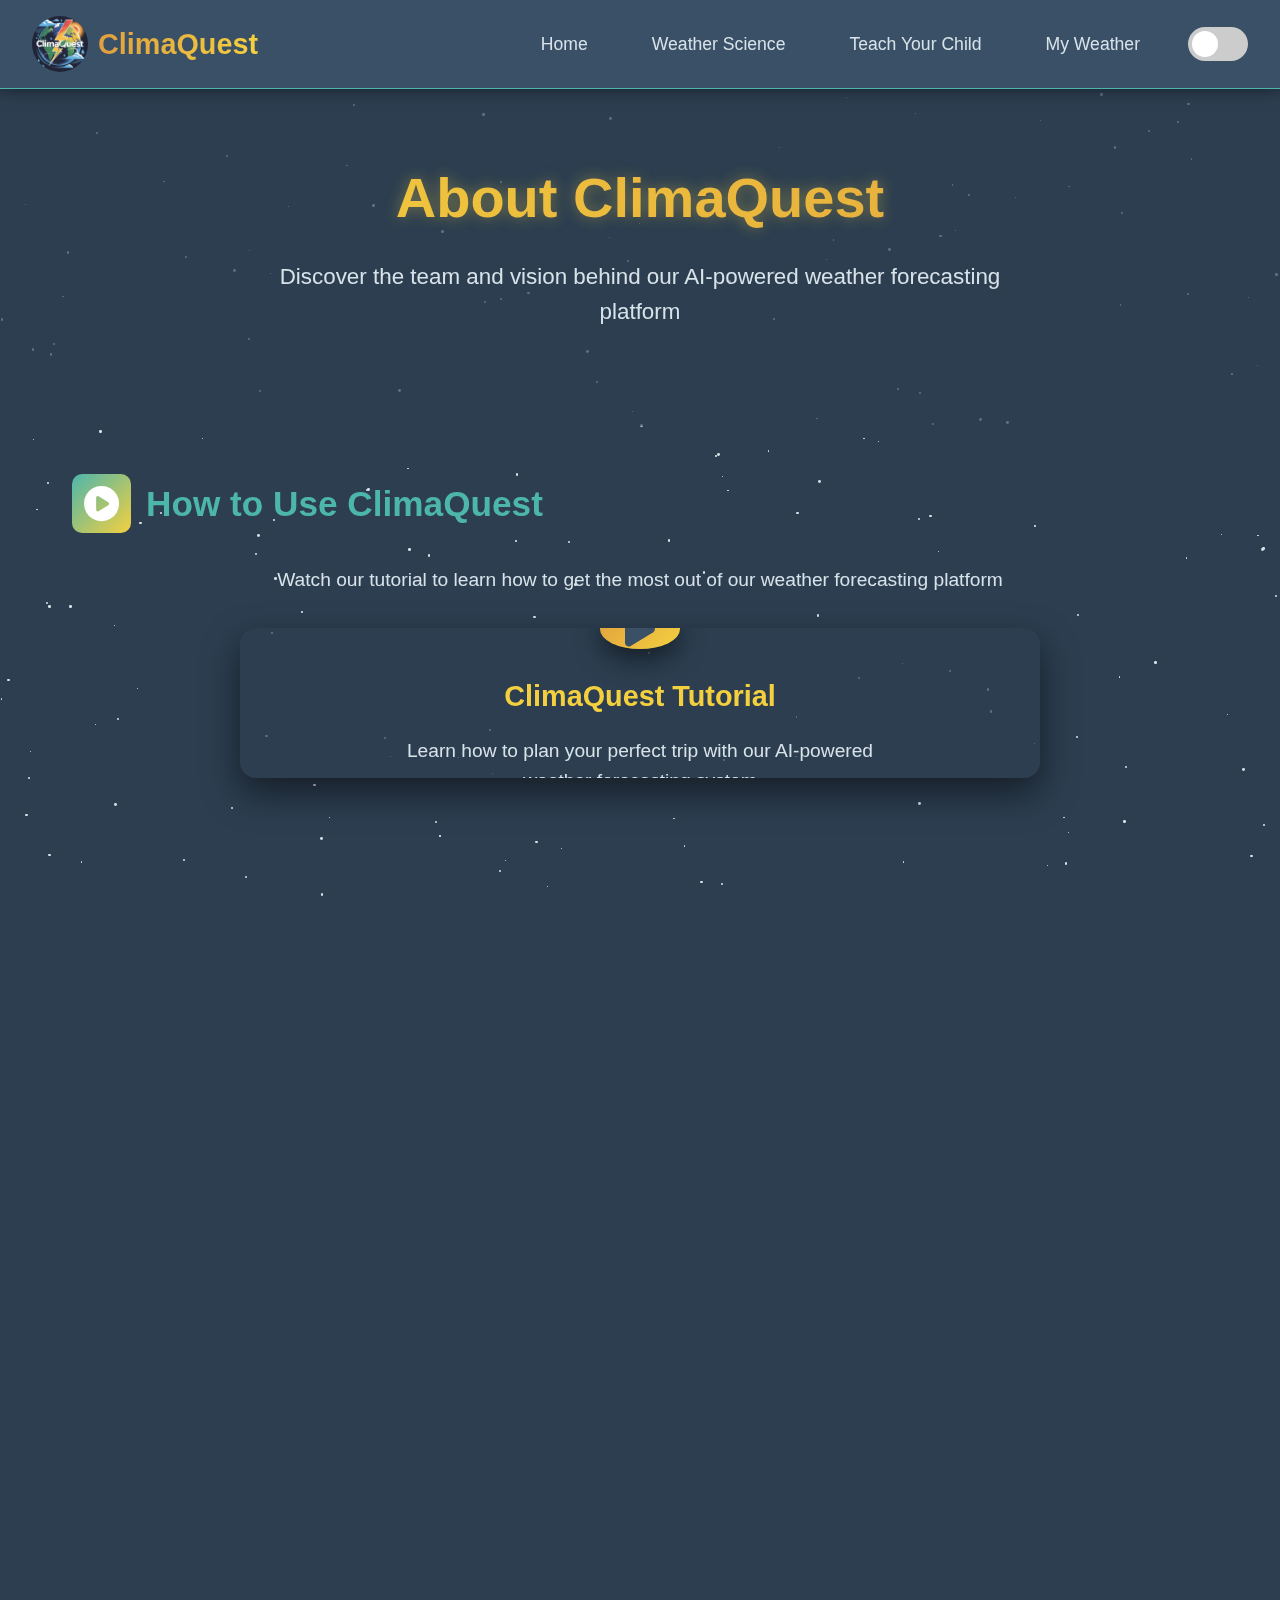
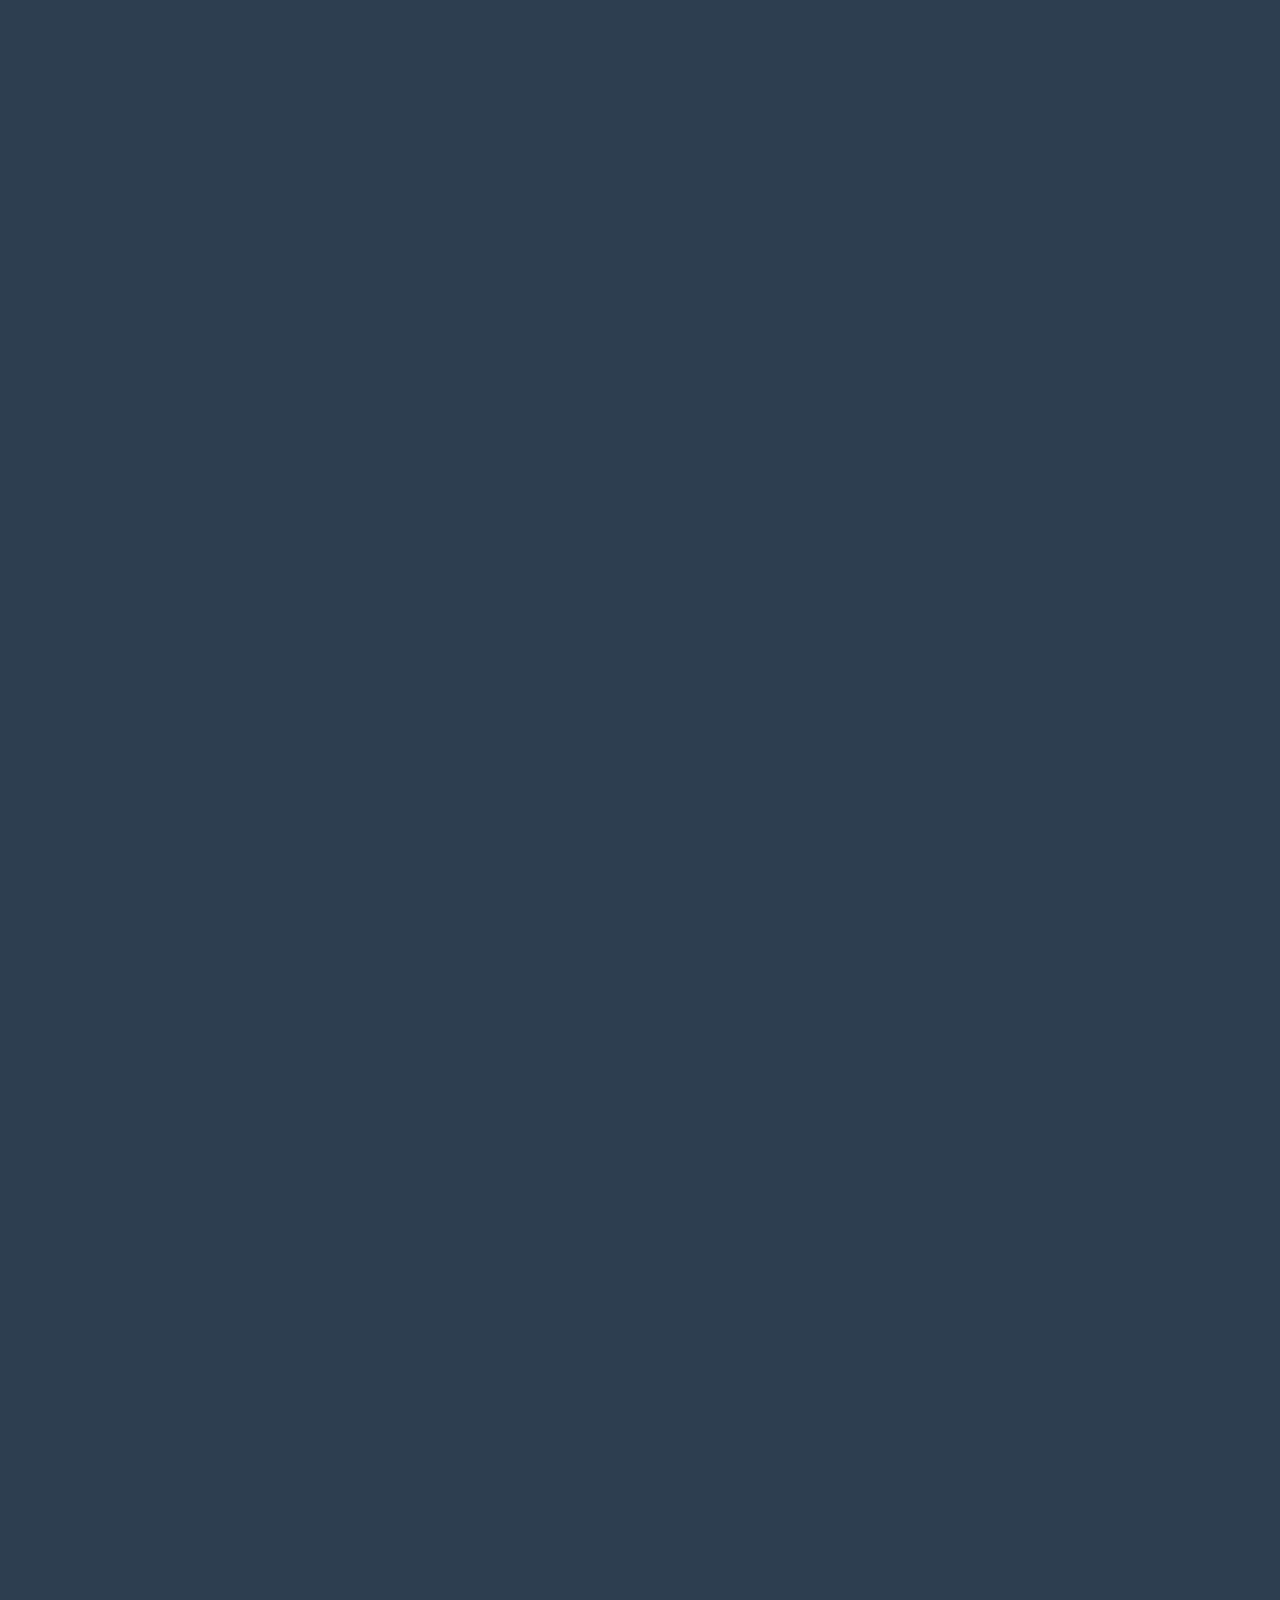
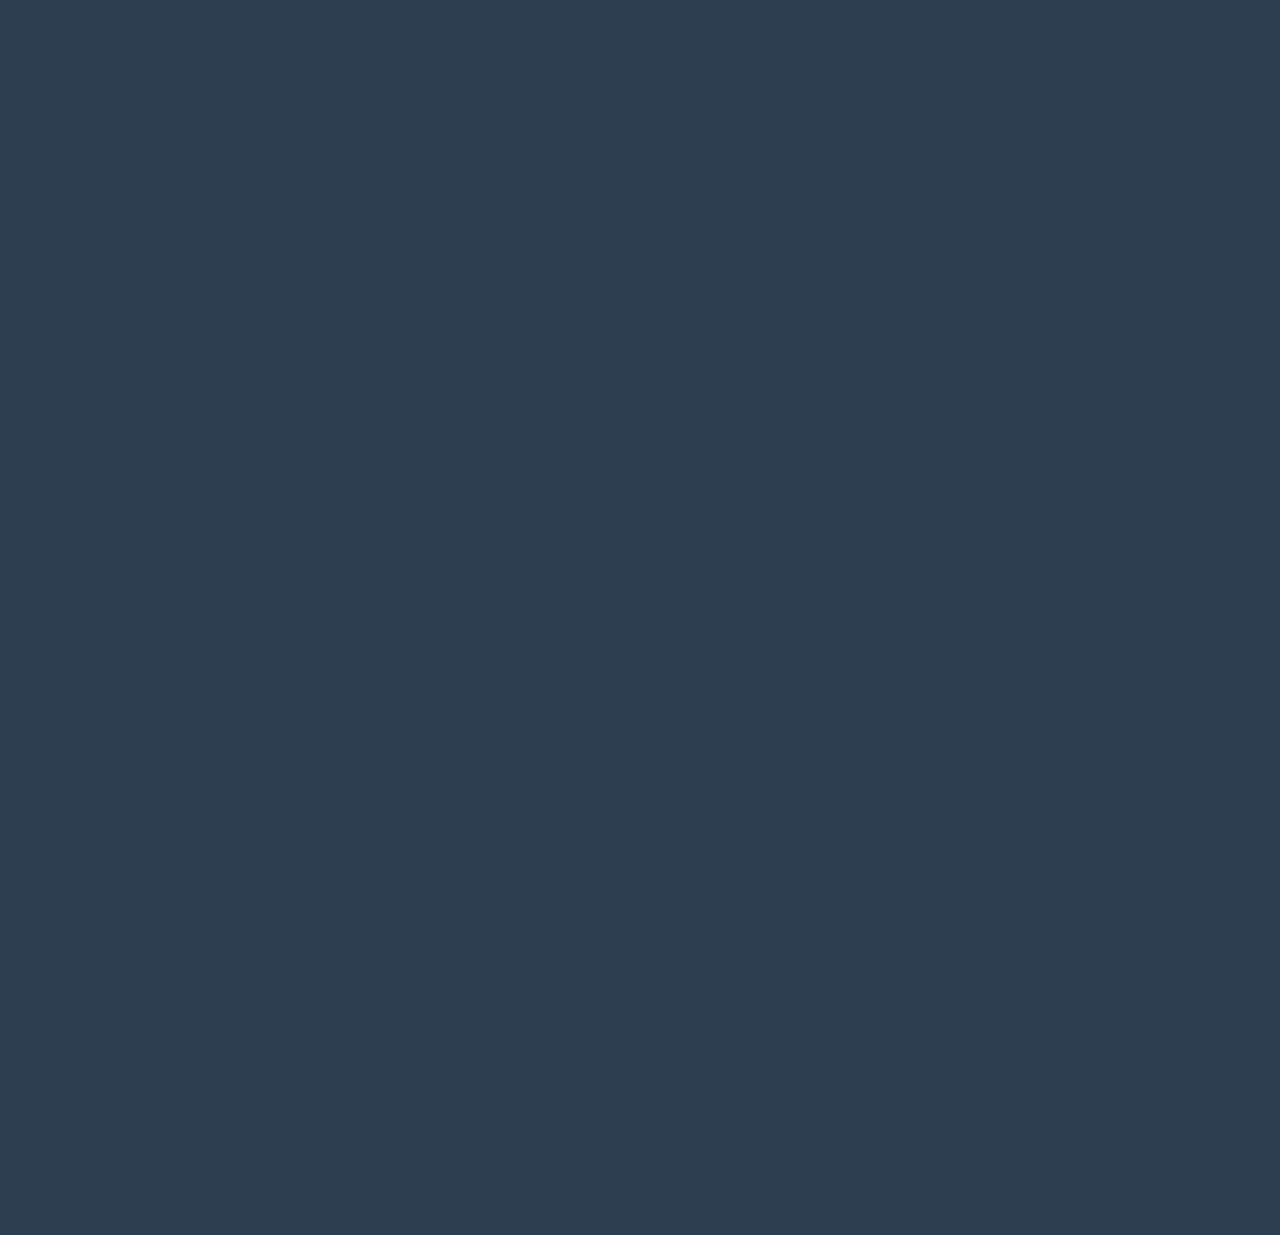
<file: about.html>
<!DOCTYPE html>
<html lang="en">
  <head>
    <meta charset="UTF-8" />
    <meta name="viewport" content="width=device-width, initial-scale=1.0" />
    <title>About Us | ClimaQuest</title>
    <link
      rel="stylesheet"
      href="https://cdnjs.cloudflare.com/ajax/libs/font-awesome/6.4.0/css/all.min.css"
    />
    <style>
      :root {
        /* Dark Mode */
        --bg-primary: #2c3e50;
        --bg-secondary: #395067;
        --text-primary: #d8e2e9;
        --accent-primary: #e09f3e;
        --accent-secondary: #f4d03f;
        --accent-tertiary: #4db6ac;
        --shadow-color: rgba(0, 0, 0, 0.5);
        --hero-overlay: rgba(44, 62, 80, 0.7);
        --logo-text-gradient: linear-gradient(
          to right,
          var(--accent-primary),
          var(--accent-secondary)
        );
      }

      body.light-mode {
        /* Light Mode */
        --bg-primary: #e0f7fa;
        --bg-secondary: #ffffff;
        --text-primary: #1f2937;
        --accent-primary: #ff7043;
        --accent-secondary: #ffa726;
        --accent-tertiary: #009688;
        --shadow-color: rgba(0, 0, 0, 0.1);
        --hero-overlay: rgba(224, 247, 250, 0.8);
      }

      * {
        margin: 0;
        padding: 0;
        box-sizing: border-box;
        font-family: "Segoe UI", Tahoma, Geneva, Verdana, sans-serif;
      }

      body {
        background-color: var(--bg-primary);
        color: var(--text-primary);
        line-height: 1.6;
        overflow-x: hidden;
        font-size: 18px;
        transition: background-color 0.3s, color 0.3s;
      }

      /* Background Effects */
      #stars-container,
      .weather-animation {
        position: fixed;
        top: 0;
        left: 0;
        width: 100%;
        height: 100%;
        z-index: -1;
        overflow: hidden;
        transition: opacity 0.5s ease-in-out;
      }

      body .weather-animation,
      body.light-mode #stars-container {
        opacity: 0;
        pointer-events: none;
      }

      body #stars-container,
      body.light-mode .weather-animation {
        opacity: 1;
        pointer-events: all;
      }

      .star {
        position: absolute;
        background-color: var(--text-primary);
        border-radius: 50%;
        animation: twinkle 5s infinite ease-in-out;
        transition: background-color 0.3s;
      }

      @keyframes twinkle {
        0%,
        100% {
          opacity: 0.3;
        }
        50% {
          opacity: 1;
        }
      }

      .cloud {
        position: absolute;
        background: white;
        border-radius: 100px;
        opacity: 0.8;
        animation: float 120s infinite linear;
        box-shadow: 0 4px 10px rgba(0, 0, 0, 0.05);
      }
      .cloud::before,
      .cloud::after {
        content: "";
        position: absolute;
        background: white;
        border-radius: 50%;
      }
      .cloud::before {
        width: 60%;
        height: 100%;
        top: -50%;
        left: 20%;
      }
      .cloud::after {
        width: 40%;
        height: 70%;
        top: -40%;
        right: 10%;
      }
      .cloud:nth-child(1) {
        width: 100px;
        height: 40px;
        top: 20%;
        left: 10%;
        transform: scale(1.2);
      }
      .cloud:nth-child(2) {
        width: 150px;
        height: 60px;
        top: 40%;
        right: 10%;
        transform: scale(0.9);
      }
      .cloud:nth-child(3) {
        width: 120px;
        height: 50px;
        bottom: 30%;
        left: 20%;
      }
      .cloud:nth-child(4) {
        width: 90px;
        height: 35px;
        top: 15%;
        right: 5%;
        transform: scale(0.8);
      }
      .cloud:nth-child(5) {
        width: 140px;
        height: 55px;
        top: 60%;
        left: 5%;
        transform: scale(1.1);
      }
      .cloud:nth-child(6) {
        width: 110px;
        height: 45px;
        bottom: 25%;
        right: 15%;
        transform: scale(0.7);
      }
      .cloud:nth-child(7) {
        width: 160px;
        height: 65px;
        top: 50%;
        left: 25%;
        transform: scale(1.3);
      }

      @keyframes float {
        0% {
          transform: translateX(-150px);
        }
        100% {
          transform: translateX(calc(100vw + 150px));
        }
      }

      /* Header styles matching home page */
      header {
        position: sticky;
        top: 0;
        background-color: var(--bg-secondary);
        color: transparent;
        box-shadow: 0 0 15px var(--shadow-color);
        padding: 1rem 2rem;
        display: flex;
        justify-content: space-between;
        align-items: center;
        z-index: 1000;
        border-bottom: 1px solid var(--accent-tertiary);
        transition: background-color 0.3s, box-shadow 0.3s;
      }

      .img {
        width: 3.5rem;
        border-radius: 1.8rem;
      }

      .logo {
        display: flex;
        align-items: center;
        gap: 10px;
      }

      .logo h1 {
        font-size: 1.8rem;
        font-weight: 700;
        background: var(--logo-text-gradient);
        -webkit-background-clip: text;
        background-clip: text;
        color: transparent;
      }

      nav ul {
        display: flex;
        list-style: none;
        gap: 2rem;
        align-items: center;
      }

      nav a {
        color: var(--text-primary);
        text-decoration: none;
        font-weight: 500;
        transition: all 0.3s;
        padding: 0.5rem 1rem;
        border-radius: 4px;
        position: relative;
        font-size: 1.1rem;
      }

      nav a:hover {
        color: var(--accent-primary);
      }

      /* Theme Switch */
      .theme-switch-wrapper {
        display: flex;
        align-items: center;
      }
      .theme-switch {
        display: inline-block;
        height: 34px;
        position: relative;
        width: 60px;
      }
      .theme-switch input {
        display: none;
      }
      .slider {
        background-color: #ccc;
        bottom: 0;
        cursor: pointer;
        left: 0;
        position: absolute;
        right: 0;
        top: 0;
        transition: 0.4s;
      }
      .slider:before {
        background-color: #fff;
        bottom: 4px;
        content: "";
        height: 26px;
        left: 4px;
        position: absolute;
        transition: 0.4s;
        width: 26px;
      }
      input:checked + .slider {
        background-color: var(--accent-tertiary);
      }
      input:checked + .slider:before {
        transform: translateX(26px);
      }
      .slider.round {
        border-radius: 34px;
      }
      .slider.round:before {
        border-radius: 50%;
      }

      .hero {
        text-align: center;
        padding: 4rem 2rem;
        background: var(--hero-overlay);
        margin-bottom: 3rem;
        position: relative;
        transition: background-color 0.3s;
      }

      .hero h1 {
        font-size: 3.5rem;
        margin-bottom: 1rem;
        background: linear-gradient(
          to right,
          var(--accent-secondary),
          var(--accent-primary)
        );
        -webkit-background-clip: text;
        background-clip: text;
        color: transparent;
        text-shadow: 0 0 15px rgba(244, 208, 63, 0.4);
        animation: fadeIn 1s ease-out;
      }

      .hero p {
        font-size: 1.4rem;
        max-width: 800px;
        margin: 0 auto 2rem;
      }

      .container {
        max-width: 1200px;
        margin: 0 auto;
        padding: 0 2rem;
      }

      .section {
        margin-bottom: 4rem;
        opacity: 0;
        transform: translateY(30px);
        transition: all 0.8s ease;
      }

      .section.visible {
        opacity: 1;
        transform: translateY(0);
      }

      .section-title {
        font-size: 2.2rem;
        margin-bottom: 2rem;
        display: flex;
        align-items: center;
        gap: 15px;
        color: var(--accent-tertiary);
      }

      .section-title i {
        background: linear-gradient(
          135deg,
          var(--accent-tertiary),
          var(--accent-secondary)
        );
        padding: 12px;
        border-radius: 10px;
        color: white;
      }

      /* Video Tutorial Section */
      .video-container {
        position: relative;
        width: 100%;
        max-width: 800px;
        margin: 0 auto 3rem;
        border-radius: 16px;
        overflow: hidden;
        box-shadow: 0 15px 35px var(--shadow-color);
      }

      .video-container video {
        width: 100%;
        display: block;
      }

      .video-overlay {
        position: absolute;
        top: 0;
        left: 0;
        width: 100%;
        height: 100%;
        background: var(--hero-overlay);
        display: flex;
        flex-direction: column;
        justify-content: center;
        align-items: center;
        text-align: center;
        opacity: 1;
        transition: opacity 0.5s ease;
      }

      .video-overlay.hidden {
        opacity: 0;
        pointer-events: none;
      }

      .play-button {
        width: 80px;
        height: 80px;
        background: linear-gradient(
          135deg,
          var(--accent-primary),
          var(--accent-secondary)
        );
        border-radius: 50%;
        display: flex;
        justify-content: center;
        align-items: center;
        color: var(--bg-secondary);
        font-size: 2.5rem;
        cursor: pointer;
        margin-bottom: 1.5rem;
        transition: all 0.3s ease;
        box-shadow: 0 10px 25px var(--shadow-color);
      }
      body.light-mode .play-button {
        color: white;
      }

      .play-button:hover {
        transform: scale(1.1);
        box-shadow: 0 15px 30px var(--shadow-color);
      }

      .video-overlay h3 {
        font-size: 1.8rem;
        margin-bottom: 1rem;
        color: var(--accent-secondary);
      }

      .video-overlay p {
        max-width: 500px;
        font-size: 1.2rem;
      }

      /* Team Circle Section */
      .team-circle-container {
        position: relative;
        width: 500px;
        height: 500px;
        margin: 4rem auto;
        border-radius: 50%;
      }

      .team-member {
        position: absolute;
        top: 50%;
        left: 50%;
        width: 160px;
        height: 160px;
        margin-left: -80px;
        margin-top: -80px;
        transform-origin: center center;
        transition: all 0.8s cubic-bezier(0.68, -0.55, 0.27, 1.55);
        transform: scale(0);
      }

      .member-content {
        text-align: center;
        opacity: 0;
        transition: opacity 0.5s ease;
      }

      .team-circle-container.active .team-member:nth-child(1) {
        transform: rotate(0deg) translateY(-250px) rotate(0deg);
        transition-delay: 0.1s;
      }
      .team-circle-container.active .team-member:nth-child(2) {
        transform: rotate(60deg) translateY(-250px) rotate(-60deg);
        transition-delay: 0.2s;
      }
      .team-circle-container.active .team-member:nth-child(3) {
        transform: rotate(120deg) translateY(-250px) rotate(-120deg);
        transition-delay: 0.3s;
      }
      .team-circle-container.active .team-member:nth-child(4) {
        transform: rotate(180deg) translateY(-250px) rotate(-180deg);
        transition-delay: 0.4s;
      }
      .team-circle-container.active .team-member:nth-child(5) {
        transform: rotate(240deg) translateY(-250px) rotate(-240deg);
        transition-delay: 0.5s;
      }
      .team-circle-container.active .team-member:nth-child(6) {
        transform: rotate(300deg) translateY(-250px) rotate(-300deg);
        transition-delay: 0.6s;
      }

      .team-circle-container.active .member-content {
        opacity: 1;
        transition-delay: 0.8s;
      }

      .member-icon {
        width: 80px;
        height: 80px;
        border-radius: 50%;
        background: linear-gradient(
          135deg,
          var(--accent-secondary),
          var(--accent-primary)
        );
        display: flex;
        align-items: center;
        justify-content: center;
        color: var(--bg-secondary);
        font-size: 2rem;
        transition: all 0.5s ease;
        box-shadow: 0 5px 15px var(--shadow-color);
        margin: 0 auto 1rem;
        border: 3px solid transparent;
      }
      body.light-mode .member-icon {
        color: white;
      }

      .team-member:hover .member-icon {
        transform: scale(1.15);
        background: linear-gradient(
          135deg,
          var(--accent-tertiary),
          var(--accent-secondary)
        );
        box-shadow: 0 8px 25px var(--shadow-color);
      }

      .team-member h4 {
        font-size: 1.1rem;
        margin-bottom: 0.5rem;
        font-weight: 600;
      }

      /* Mission & Resources Section */
      .mission-cards {
        display: grid;
        grid-template-columns: repeat(auto-fit, minmax(300px, 1fr));
        gap: 2rem;
        margin-top: 2rem;
      }
      .mission-card {
        background-color: var(--bg-secondary);
        border-radius: 16px;
        padding: 2.5rem;
        text-align: center;
        box-shadow: 0 10px 30px var(--shadow-color);
        transition: all 0.4s;
        border: 1px solid var(--card-border-color);
        position: relative;
        overflow: hidden;
      }
      .mission-card::before {
        content: "";
        position: absolute;
        top: 0;
        left: 0;
        width: 100%;
        height: 4px;
        background: linear-gradient(
          to right,
          var(--accent-tertiary),
          var(--accent-secondary)
        );
      }
      .mission-card:hover {
        transform: translateY(-10px);
      }
      .mission-card i {
        font-size: 3rem;
        margin-bottom: 1.5rem;
        color: var(--accent-secondary);
      }
      .mission-card h3 {
        font-size: 1.5rem;
        margin-bottom: 1rem;
      }
      .mission-card p {
        line-height: 1.7;
        font-size: 1.1rem;
      }
      .resource-button {
        display: inline-block;
        margin-top: 1.5rem;
        background: transparent;
        border: 2px solid var(--accent-tertiary);
        color: var(--accent-tertiary);
        padding: 0.8rem 1.5rem;
        border-radius: 50px;
        text-decoration: none;
        font-weight: 700;
        font-size: 1rem;
        transition: all 0.4s;
      }
      .resource-button:hover {
        background: var(--accent-tertiary);
        color: var(--bg-secondary);
      }
      body.light-mode .resource-button:hover {
        color: white;
      }

      /* Timeline Section */
      .timeline {
        position: relative;
        max-width: 800px;
        margin: 3rem auto;
      }
      .timeline::before {
        content: "";
        position: absolute;
        left: 50%;
        top: 0;
        bottom: 0;
        width: 4px;
        background: linear-gradient(
          to bottom,
          var(--accent-tertiary),
          var(--accent-secondary)
        );
        transform: translateX(-50%);
      }
      .timeline-item {
        position: relative;
        margin-bottom: 3rem;
        width: 45%;
      }
      .timeline-item:nth-child(odd) {
        left: 0;
      }
      .timeline-item:nth-child(even) {
        left: 55%;
      }
      .timeline-content {
        background-color: var(--bg-secondary);
        border-radius: 16px;
        padding: 1.5rem;
        box-shadow: 0 10px 30px var(--shadow-color);
        position: relative;
      }
      .timeline-content::before {
        content: "";
        position: absolute;
        top: 20px;
        width: 20px;
        height: 20px;
        background: var(--accent-secondary);
        border-radius: 50%;
      }
      .timeline-item:nth-child(odd) .timeline-content::before {
        right: -50px;
      }
      .timeline-item:nth-child(even) .timeline-content::before {
        left: -50px;
      }
      .timeline-content h3 {
        font-size: 1.4rem;
        margin-bottom: 0.5rem;
        color: var(--accent-secondary);
      }
      .timeline-content .date {
        color: var(--accent-tertiary);
        font-weight: 600;
        margin-bottom: 0.5rem;
      }
      .timeline-content p {
        line-height: 1.6;
        font-size: 1.1rem;
      }

      /* Stats Section */
      .stats-section {
        display: grid;
        grid-template-columns: repeat(auto-fit, minmax(200px, 1fr));
        gap: 2rem;
        margin: 3rem 0;
      }
      .stat-item {
        text-align: center;
        padding: 2rem;
        background-color: var(--bg-secondary);
        border-radius: 16px;
        box-shadow: 0 10px 30px var(--shadow-color);
        position: relative;
        overflow: hidden;
      }
      .stat-item::before {
        content: "";
        position: absolute;
        top: 0;
        left: 0;
        width: 100%;
        height: 4px;
        background: linear-gradient(
          to right,
          var(--accent-tertiary),
          var(--accent-secondary)
        );
      }
      .stat-number {
        font-size: 3rem;
        font-weight: 700;
        margin-bottom: 0.5rem;
        color: var(--accent-secondary);
      }
      .stat-label {
        font-size: 1.2rem;
      }

      /* Footer */
      footer {
        background-color: var(--bg-secondary);
        color: var(--text-primary);
        padding: 4rem 2rem 2rem;
        border-top: 1px solid var(--accent-tertiary);
      }
      .footer-content {
        display: grid;
        grid-template-columns: repeat(auto-fit, minmax(250px, 1fr));
        gap: 3rem;
        max-width: 1200px;
        margin: 0 auto;
      }
      .footer-section h3 {
        font-size: 1.4rem;
        margin-bottom: 1.8rem;
        background: linear-gradient(
          to right,
          var(--accent-secondary),
          var(--accent-primary)
        );
        -webkit-background-clip: text;
        background-clip: text;
        color: transparent;
      }
      .footer-section p,
      .footer-section a {
        margin-bottom: 1rem;
        display: block;
        text-decoration: none;
        transition: color 0.3s;
        font-size: 1.1rem;
      }
      .footer-section a:hover {
        color: var(--accent-secondary);
      }
      .social-links {
        display: flex;
        gap: 1.2rem;
        margin-top: 1.5rem;
      }
      .social-links a {
        width: 45px;
        height: 45px;
        background: var(--bg-primary);
        border-radius: 50%;
        display: flex;
        align-items: center;
        justify-content: center;
        transition: all 0.3s;
        box-shadow: 0 5px 15px var(--shadow-color);
        border: 1px solid var(--accent-tertiary);
      }
      .social-links a:hover {
        background: linear-gradient(
          135deg,
          var(--accent-primary),
          var(--accent-secondary)
        );
        transform: translateY(-5px);
        color: var(--bg-secondary);
      }
      body.light-mode .social-links a:hover {
        color: white;
      }
      .footer-bottom {
        text-align: center;
        margin-top: 4rem;
        padding-top: 2rem;
        border-top: 1px solid rgba(255, 255, 255, 0.05);
        font-size: 1rem;
      }
      body.light-mode .footer-bottom {
        border-top-color: rgba(0, 0, 0, 0.1);
      }

      @keyframes fadeIn {
        from {
          opacity: 0;
          transform: translateY(20px);
        }
        to {
          opacity: 1;
          transform: translateY(0);
        }
      }

      @media (max-width: 768px) {
        .timeline::before {
          left: 30px;
        }
        .timeline-item {
          width: 100%;
          padding-left: 70px;
          padding-right: 25px;
        }
        .timeline-item:nth-child(even) {
          left: 0;
        }
        .timeline-content::before {
          left: -50px;
        }
        header {
          flex-direction: column;
          padding: 1rem;
        }
        nav ul {
          margin-top: 1rem;
          gap: 1rem;
          flex-wrap: wrap;
          justify-content: center;
        }
        .hero h1 {
          font-size: 2.5rem;
        }
        .team-circle-container {
          width: 100%;
          height: 600px;
        }
        .team-circle-container.active .team-member:nth-child(1) {
          transform: rotate(0deg) translateY(-200px) rotate(0deg);
        }
        .team-circle-container.active .team-member:nth-child(2) {
          transform: rotate(60deg) translateY(-200px) rotate(-60deg);
        }
        .team-circle-container.active .team-member:nth-child(3) {
          transform: rotate(120deg) translateY(-200px) rotate(-120deg);
        }
        .team-circle-container.active .team-member:nth-child(4) {
          transform: rotate(180deg) translateY(-200px) rotate(-180deg);
        }
        .team-circle-container.active .team-member:nth-child(5) {
          transform: rotate(240deg) translateY(-200px) rotate(-240deg);
        }
        .team-circle-container.active .team-member:nth-child(6) {
          transform: rotate(300deg) translateY(-200px) rotate(-300deg);
        }
        .modal-body {
          flex-direction: column;
          text-align: center;
        }
        .modal-icon {
          flex: 0 0 auto;
          width: 80px;
          height: 80px;
          font-size: 2rem;
          margin: 0 auto;
        }
      }
    </style>
  </head>
  <body>
    <!-- Backgrounds -->
    <div id="stars-container"></div>
    <div class="weather-animation">
      <div class="cloud"></div>
      <div class="cloud"></div>
      <div class="cloud"></div>
      <div class="cloud"></div>
      <div class="cloud"></div>
      <div class="cloud"></div>
      <div class="cloud"></div>
    </div>

    <header>
      <div class="logo">
        <img src="pics/Logo.jpg" class="img" alt="ClimaQuest Logo" />
        <h1>ClimaQuest</h1>
      </div>
      <nav>
        <ul>
          <li><a href="index.html">Home</a></li>
          <li><a href="WeatherSience.html">Weather Science</a></li>
          <li><a href="TeachYourChild.html">Teach Your Child</a></li>
          <li><a href="MyWeather.html">My Weather</a></li>
          <li>
            <div class="theme-switch-wrapper">
              <label class="theme-switch" for="checkbox">
                <input type="checkbox" id="checkbox" />
                <div class="slider round"></div>
              </label>
            </div>
          </li>
        </ul>
      </nav>
    </header>

    <section class="hero">
      <h1>About ClimaQuest</h1>
      <p>
        Discover the team and vision behind our AI-powered weather forecasting
        platform
      </p>
    </section>

    <div class="container">
      <section class="section" id="video-tutorial">
        <h2 class="section-title">
          <i class="fas fa-play-circle"></i> How to Use ClimaQuest
        </h2>
        <p style="text-align: center; margin-bottom: 2rem; font-size: 1.2rem">
          Watch our tutorial to learn how to get the most out of our weather
          forecasting platform
        </p>

        <div class="video-container">
          <video
            id="tutorial-video"
            poster="https://placehold.co/800x450/2c3e50/d8e2e9?text=ClimaQuest+Tutorial"
          >
            <!-- In a real implementation, you would add your video source here -->
            <!-- <source src="videos/tutorial.mp4" type="video/mp4"> -->
            Your browser does not support the video tag.
          </video>
          <div class="video-overlay" id="video-overlay">
            <div class="play-button" id="play-button">
              <i class="fas fa-play"></i>
            </div>
            <h3>ClimaQuest Tutorial</h3>
            <p>
              Learn how to plan your perfect trip with our AI-powered weather
              forecasting system
            </p>
          </div>
        </div>
      </section>

      <section class="section" id="mission">
        <h2 class="section-title">
          <i class="fas fa-bullseye"></i> Our Mission
        </h2>
        <p style="text-align: center; margin-bottom: 2rem; font-size: 1.2rem">
          We're transforming how people interact with weather data to make
          better decisions
        </p>

        <div class="mission-cards">
          <div class="mission-card">
            <i class="fas fa-satellite"></i>
            <h3>NASA Data Integration</h3>
            <p>
              Leveraging NASA's Earth observation data to provide the most
              accurate long-term weather forecasts available.
            </p>
          </div>

          <div class="mission-card">
            <i class="fas fa-brain"></i>
            <h3>AI-Powered Predictions</h3>
            <p>
              Using advanced machine learning algorithms to analyze historical
              patterns and predict future weather conditions.
            </p>
          </div>

          <div class="mission-card">
            <i class="fas fa-globe-americas"></i>
            <h3>Global Accessibility</h3>
            <p>
              Making complex climate data accessible and useful for everyone,
              from travelers to farmers to event planners.
            </p>
          </div>
        </div>
      </section>

      <section class="section" id="team">
        <h2 class="section-title">
          <i class="fas fa-users"></i> Meet Our Team
        </h2>
        <p
          class="section-subtitle"
          style="text-align: center; font-size: 1.2rem; margin-bottom: 1rem"
        >
          The passionate individuals behind ClimaQuest
        </p>
        <br />
        <div class="team-circle-container" id="team-container">
          <div class="team-member" data-member="1">
            <div class="member-content">
              <div class="member-icon"><i class="fas fa-brain"></i></div>
              <h4>Mariam Mohammed Omran</h4>
            </div>
          </div>
          <div class="team-member" data-member="2">
            <div class="member-content">
              <div class="member-icon"><i class="fas fa-code"></i></div>
              <h4>Mariam Sameh Yasin</h4>
            </div>
          </div>
          <div class="team-member" data-member="3">
            <div class="member-content">
              <div class="member-icon"><i class="fas fa-server"></i></div>
              <h4>Shimaa Abd-ElAziz Ahmed</h4>
            </div>
          </div>
          <div class="team-member" data-member="4">
            <div class="member-content">
              <div class="member-icon"><i class="fas fa-code"></i></div>
              <h4>Habiba Abd-Elnaser Saad</h4>
            </div>
          </div>
          <div class="team-member" data-member="5">
            <div class="member-content">
              <div class="member-icon"><i class="fas fa-film"></i></div>
              <h4>Fatma Mohammed Fathy</h4>
            </div>
          </div>
          <div class="team-member" data-member="6">
            <div class="member-content">
              <div class="member-icon"><i class="fas fa-code"></i></div>
              <h4>Mariam Mohammed Ramadan</h4>
            </div>
          </div>
        </div>
      </section>

      <section class="section" id="timeline">
        <h2 class="section-title">
          <i class="fas fa-history"></i> Our Journey
        </h2>

        <div class="timeline">
          <div class="timeline-item">
            <div class="timeline-content">
              <h3>NASA Space Apps Challenge</h3>
              <div class="date">September 2025</div>
              <p>
                Our team formed during the NASA Space Apps Challenge, where we
                developed the initial concept for ClimaQuest.
              </p>
            </div>
          </div>

          <div class="timeline-item">
            <div class="timeline-content">
              <h3>Prototype Development</h3>
              <div class="date">3 October 2025</div>
              <p>
                We built our first working prototype, integrating NASA's Earth
                observation data with basic prediction algorithms.
              </p>
            </div>
          </div>

          <div class="timeline-item">
            <div class="timeline-content">
              <h3>AI Model Training</h3>
              <div class="date">3 October 2025</div>
              <p>
                We trained our first machine learning models on historical
                weather data, achieving 85% accuracy in 3-month forecasts.
              </p>
            </div>
          </div>

          <div class="timeline-item">
            <div class="timeline-content">
              <h3>Public Release</h3>
              <div class="date">4 October 2025</div>
              <p>
                ClimaQuest became publicly available, helping travelers
                worldwide plan their trips with confidence.
              </p>
            </div>
          </div>
        </div>
      </section>

      <section class="section" id="resources">
        <h2 class="section-title">
          <i class="fas fa-book-open"></i> Our Resources
        </h2>
        <p style="text-align: center; margin-bottom: 2rem; font-size: 1.2rem">
          Dive deeper into the data and tools that power ClimaQuest.
        </p>
        <div class="mission-cards">
          <div class="mission-card">
            <i class="fas fa-database"></i>
            <h3>NASA Earthdata</h3>
            <p>
              Access NASA's vast collection of Earth observation data, from
              satellite imagery to climate models, for your own research and
              exploration.
            </p>
            <a
              href="https://earthdata.nasa.gov/"
              target="_blank"
              class="resource-button"
              >Visit Site</a
            >
          </div>

          <div class="mission-card">
            <i class="fas fa-leaf"></i>

            <h3>Leaflet</h3>

            <p>
              Leaflet is the leading open-source JavaScript library for
              mobile-friendly interactive maps. Weighing just about 42 KB of JS,
              it has all the mapping features most developers ever need.
            </p>

            <a
              href="https://leafletjs.com/"
              target="_blank"
              class="resource-button"
              >Visit Site</a
            >
          </div>

          <div class="mission-card">
            <i class="fas fa-cloud"></i>

            <h3>Open-Meteo</h3>

            <p>
              Open-Meteo is an open-source weather API and offers free access
              for non-commercial use.
            </p>

            <a
              href="https://open-meteo.com/"
              target="_blank"
              class="resource-button"
              >Visit Site</a
            >
          </div>
          <div class="mission-card">
            <i class="fas fa-cloud-sun"></i>
            <h3>OpenWeather</h3>
            <p>An Open Weather API.</p>
            <a
              href="https://openweathermap.org/api"
              target="_blank"
              class="resource-button"
              >Visit Site</a
            >
          </div>
        </div>
      </section>
    </div>

    <script>
      document.addEventListener("DOMContentLoaded", function () {
        // --- THEME SWITCHER LOGIC ---
        const themeToggle = document.getElementById("checkbox");
        const body = document.body;

        const applyTheme = (theme) => {
          if (theme === "light-mode") {
            body.classList.add("light-mode");
            themeToggle.checked = true;
          } else {
            body.classList.remove("light-mode");
            themeToggle.checked = false;
          }
        };

        themeToggle.addEventListener("change", function () {
          if (this.checked) {
            body.classList.add("light-mode");
            localStorage.setItem("theme", "light-mode");
          } else {
            body.classList.remove("light-mode");
            localStorage.setItem("theme", "dark-mode");
          }
        });

        const savedTheme = localStorage.getItem("theme");
        if (savedTheme) {
          applyTheme(savedTheme);
        }

        // Create starry background
        function createStars() {
          const starsContainer = document.getElementById("stars-container");
          if (!starsContainer) return;
          const starCount = 200;

          for (let i = 0; i < starCount; i++) {
            const star = document.createElement("div");
            star.className = "star";
            const size = Math.random() * 2 + 1;
            star.style.width = `${size}px`;
            star.style.height = `${size}px`;
            star.style.left = `${Math.random() * 100}%`;
            star.style.top = `${Math.random() * 100}%`;
            star.style.animationDelay = `${Math.random() * 5}s`;
            starsContainer.appendChild(star);
          }
        }

        // Video play functionality
        function setupVideo() {
          const video = document.getElementById("tutorial-video");
          const overlay = document.getElementById("video-overlay");
          const playButton = document.getElementById("play-button");

          if (!video || !overlay || !playButton) return;

          playButton.addEventListener("click", function () {
            overlay.classList.add("hidden");
            video.play();
            video.controls = true;
          });

          video.addEventListener("pause", () => {
            overlay.classList.remove("hidden");
          });

          video.addEventListener("ended", () => {
            overlay.classList.remove("hidden");
            video.controls = false;
          });
        }

        // Scroll animations for sections
        function setupScrollAnimations() {
          const sections = document.querySelectorAll(".section");

          const observerOptions = {
            threshold: 0.1,
            rootMargin: "0px 0px -50px 0px",
          };

          const observer = new IntersectionObserver(function (entries) {
            entries.forEach((entry) => {
              if (entry.isIntersecting) {
                entry.target.classList.add("visible");
              }
            });
          }, observerOptions);

          sections.forEach((section) => {
            observer.observe(section);
          });
        }

        function initTeamCircle() {
          const container = document.getElementById("team-container");
          if (!container) return;

          const observer = new IntersectionObserver(
            (entries) => {
              entries.forEach((entry) => {
                if (entry.isIntersecting) {
                  container.classList.add("active");
                } else {
                  container.classList.remove("active");
                }
              });
            },
            { threshold: 0.3 }
          );
          observer.observe(container);
        }

        // Initialize everything
        createStars();
        setupVideo();
        setupScrollAnimations();
        initTeamCircle();
      });
    </script>
  </body>
</html>
</file>
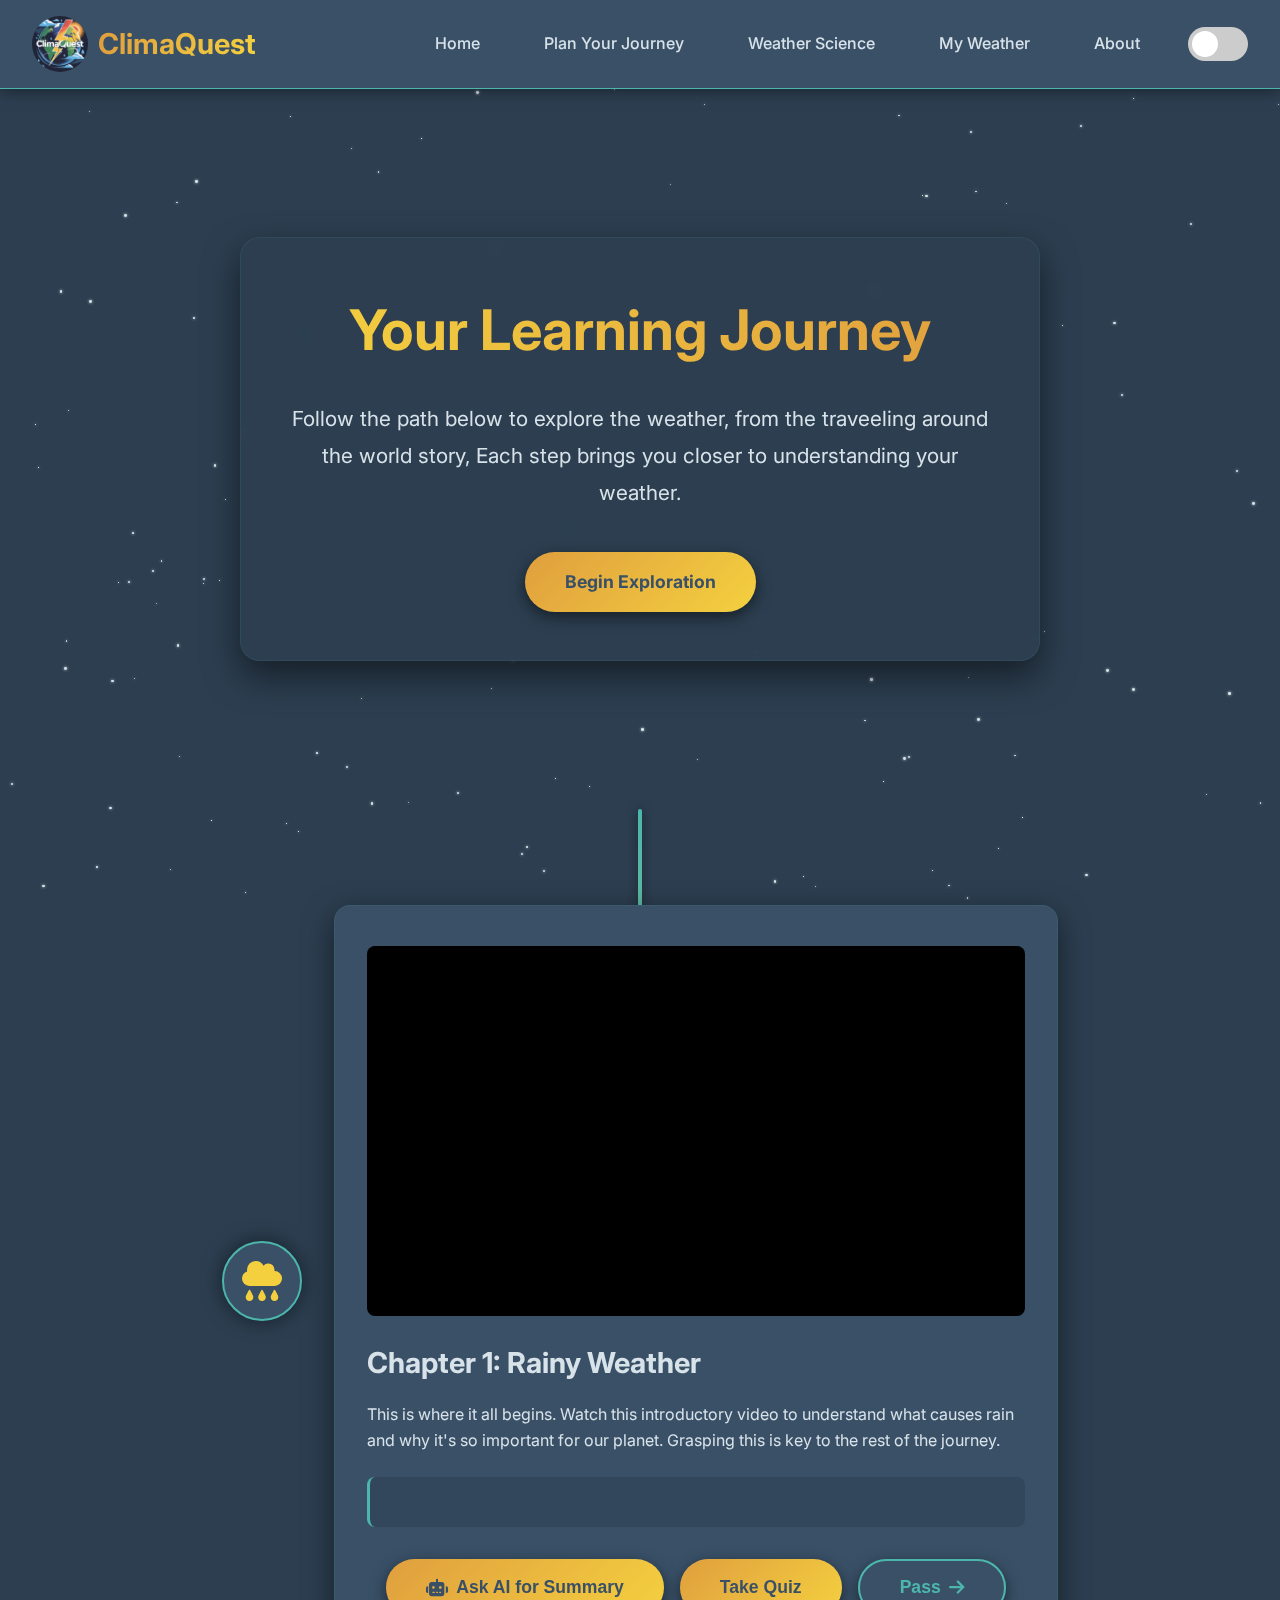
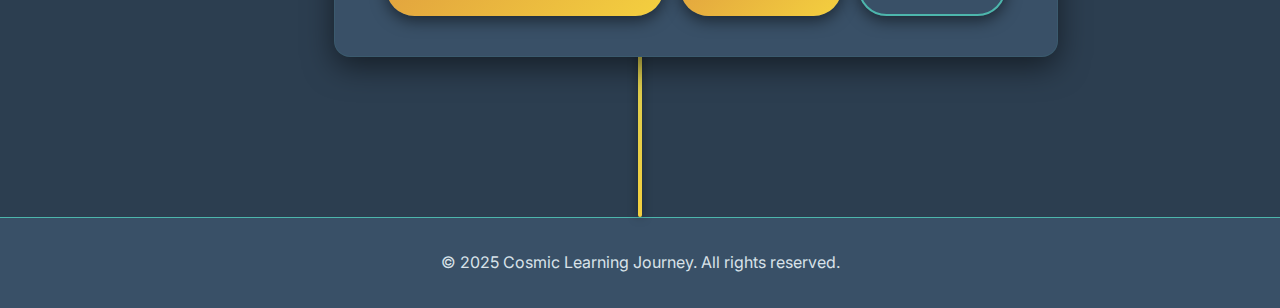
<file: TeachYourChild.html>
<!DOCTYPE html>
<html lang="en">
  <head>
    <meta charset="UTF-8" />
    <meta name="viewport" content="width=device-width, initial-scale=1.0" />
    <title>Cosmic Learning Journey</title>
    <link
      rel="stylesheet"
      href="https://cdnjs.cloudflare.com/ajax/libs/font-awesome/6.5.1/css/all.min.css"
    />
    <link rel="stylesheet" href="Styles/TeachYourChild.css" />
    <link rel="preconnect" href="https://fonts.googleapis.com" />
    <link rel="preconnect" href="https://fonts.gstatic.com" crossorigin />
    <link
      href="https://fonts.googleapis.com/css2?family=Inter:wght@400;500;700;800&display=swap"
      rel="stylesheet"
    />
  </head>
  <body>
    <!-- Backgrounds -->
    <div class="stars-background"></div>
    <div class="weather-animation">
      <div class="cloud"></div>
      <div class="cloud"></div>
      <div class="cloud"></div>
      <div class="cloud"></div>
      <div class="cloud"></div>
      <div class="cloud"></div>
      <div class="cloud"></div>
    </div>

    <!-- Header -->
    <header>
      <div class="logo">
        <img src="pics/Logo.jpg" class="img" alt="ClimaQuest Logo" />
        <h1>ClimaQuest</h1>
      </div>
      <nav>
        <ul>
          <li><a href="index.html">Home</a></li>
          <li><a href="ExploreWeather.html">Plan Your Journey</a></li>
          <li><a href="WeatherSience.html">Weather Science</a></li>
          <li><a href="MyWeather.html">My Weather</a></li>
          <li><a href="about.html">About</a></li>
          <li>
            <div class="theme-switch-wrapper">
              <label class="theme-switch" for="checkbox">
                <input type="checkbox" id="checkbox" />
                <div class="slider round"></div>
              </label>
            </div>
          </li>
        </ul>
      </nav>
    </header>
    <main>
      <!-- Hero Section -->
      <section class="hero" id="start">
        <div class="hero-content">
          <h2>Your Learning Journey</h2>
          <p>
            Follow the path below to explore the weather, from the traveeling
            around the world story, Each step brings you closer to understanding
            your weather.
          </p>
          <a href="#step1" class="cta-button">Begin Exploration</a>
        </div>
      </section>

      <!-- The Journey Path -->
      <section class="journey-path">
        <!-- Step 1 -->
        <div
          class="step"
          id="step1"
          data-video-topic="the scale of the universe"
        >
          <div class="step-container">
            <div class="step-icon">
              <i class="fas fa-cloud-rain"></i>
            </div>
            <div class="step-content">
              <div class="video-container">
                <iframe
                  src="https://www.youtube.com/embed/MiVoknF-ULA"
                  title="YouTube video player"
                  frameborder="0"
                  allow="accelerometer; autoplay; clipboard-write; encrypted-media; gyroscope; picture-in-picture"
                  allowfullscreen
                ></iframe>
              </div>
              <h3>Chapter 1: Rainy Weather</h3>
              <p>
                This is where it all begins. Watch this introductory video to
                understand what causes rain and why it's so important for our
                planet. Grasping this is key to the rest of the journey.
              </p>
              <div class="summary-container"></div>
              <div class="actions-container">
                <button class="cta-button ai-summary-trigger">
                  <i class="fas fa-robot"></i> Ask AI for Summary
                </button>
                <button class="cta-button quiz-trigger" data-quiz-id="quiz1">
                  Take Quiz
                </button>
                <button class="cta-button secondary-button pass-trigger">
                  Pass <i class="fas fa-arrow-right"></i>
                </button>
              </div>
            </div>
          </div>
        </div>
        <!-- Step 2 -->
        <div
          class="step"
          id="step2"
          data-video-topic="our solar system's planets"
        >
          <div class="step-container">
            <div class="step-icon">
              <i class="fas fa-globe-americas"></i>
            </div>
            <div class="step-content">
              <div class="video-container">
                <iframe
                  src="https://www.youtube.com/embed/FGE2yRBUXDg"
                  title="YouTube video player"
                  frameborder="0"
                  allow="accelerometer; autoplay; clipboard-write; encrypted-media; gyroscope; picture-in-picture"
                  allowfullscreen
                ></iframe>
              </div>
              <h3>Chapter 2: very cold weather</h3>
              <p>
                It very important to learn about cold weather and ice ,to wear
                more clothes outside and be carefull, so just watch and take the
                quiz...
              </p>
              <div class="summary-container"></div>
              <div class="actions-container">
                <button class="cta-button ai-summary-trigger">
                  <i class="fas fa-robot"></i> Ask AI for Summary
                </button>
                <button class="cta-button quiz-trigger" data-quiz-id="quiz2">
                  Take Quiz
                </button>
                <button class="cta-button secondary-button pass-trigger">
                  Pass <i class="fas fa-arrow-right"></i>
                </button>
              </div>
            </div>
          </div>
        </div>

        <!-- Step 3 -->
        <div
          class="step"
          id="step3"
          data-video-topic="deep space phenomena like nebulae, galaxies, and black holes"
        >
          <div class="step-container">
            <div class="step-icon">
              <i class="fas fa-rocket"></i>
            </div>
            <div class="step-content">
              <div class="video-container">
                <iframe
                  src="https://www.youtube.com/embed/ncZkyoKEa-c"
                  title="YouTube video player"
                  frameborder="0"
                  allow="accelerometer; autoplay; clipboard-write; encrypted-media; gyroscope; picture-in-picture"
                  allowfullscreen
                ></iframe>
              </div>
              <h3>Chapter 3: windy weather</h3>
              <p>
                Now let's know more about winds and how should we avoid it by
                following the episode.
              </p>
              <div class="summary-container"></div>
              <div class="actions-container">
                <button class="cta-button ai-summary-trigger">
                  <i class="fas fa-robot"></i> Ask AI for Summary
                </button>
                <button class="cta-button quiz-trigger" data-quiz-id="quiz3">
                  Take Quiz
                </button>
                <button class="cta-button secondary-button pass-trigger">
                  Pass <i class="fas fa-arrow-right"></i>
                </button>
              </div>
            </div>
          </div>
        </div>

        <!-- Step 4 -->
        <div
          class="step"
          id="step2"
          data-video-topic="our solar system's planets"
        >
          <div class="step-container">
            <div class="step-icon">
              <i class="fas fa-globe-americas"></i>
            </div>
            <div class="step-content">
              <div class="video-container">
                <iframe
                  src="https://www.youtube.com/embed/NxyO9-zxde4"
                  title="YouTube video player"
                  frameborder="0"
                  allow="accelerometer; autoplay; clipboard-write; encrypted-media; gyroscope; picture-in-picture"
                  allowfullscreen
                ></iframe>
              </div>
              <h3>Chapter 4: Very hot weather</h3>
              <p>
                Here, in Egypt it is more probably to be very hot most of the
                year , if you want to enjoy and have fun without damage , watch
                the video...
              </p>
              <div class="summary-container"></div>
              <div class="actions-container">
                <button class="cta-button ai-summary-trigger">
                  <i class="fas fa-robot"></i> Ask AI for Summary
                </button>
                <button class="cta-button quiz-trigger" data-quiz-id="quiz2">
                  Take Quiz
                </button>
                <button class="cta-button secondary-button pass-trigger">
                  Pass <i class="fas fa-arrow-right"></i>
                </button>
              </div>
            </div>
          </div>
        </div>

        <!-- End Point -->
        <div class="step" id="end">
          <div class="step-container">
            <div class="step-icon">
              <i class="fas fa-flag-checkered"></i>
            </div>
            <div class="step-content">
              <h3>Congratulations!</h3>
              <p>
                You've reached the end of this learning path. You've built a
                strong foundation in weather and are now ready to explore more
                about how weather be calcukated and predicted, don't wait !
              </p>
            </div>
          </div>
        </div>
      </section>
    </main>

    <!-- Footer -->
    <footer>
      <p>&copy; 2025 Cosmic Learning Journey. All rights reserved.</p>
    </footer>

    <!-- Quiz Modal -->
    <div class="modal-overlay">
      <div class="modal-content">
        <button class="modal-close">&times;</button>
        <h2 id="quiz-title">Quiz Time!</h2>
        <p id="quiz-question">This is a sample question.</p>
        <div class="quiz-options" id="quiz-options"></div>
        <div id="quiz-feedback"></div>
      </div>
    </div>

    <script src="scripts/TeachYourChild.js"></script>
  </body>
</html>
</file>
<file: Styles/TeachYourChild.css>
:root {
  /* Dark Mode */
  --bg-primary: #2c3e50;
  --bg-secondary: #395067;
  --text-primary: #d8e2e9;
  --accent-primary: #e09f3e;
  --accent-secondary: #f4d03f;
  --accent-tertiary: #4db6ac;
  --shadow-color: rgba(0, 0, 0, 0.5);
  --card-border-color: rgba(77, 182, 172, 0.1);
  --hero-overlay: rgba(44, 62, 80, 0.7);
  --logo-text-gradient: linear-gradient(
    to right,
    var(--accent-primary),
    var(--accent-secondary)
  );
}

body.light-mode {
  /* Light Mode */
  --bg-primary: #e0f7fa;
  --bg-secondary: #ffffff;
  --text-primary: #1f2937;
  --accent-primary: #ff7043;
  --accent-secondary: #ffa726;
  --accent-tertiary: #009688;
  --shadow-color: rgba(0, 0, 0, 0.1);
  --card-border-color: rgba(0, 150, 136, 0.2);
  --hero-overlay: rgba(224, 247, 250, 0.8);
}

* {
  margin: 0;
  padding: 0;
  box-sizing: border-box;
}

html {
  scroll-behavior: smooth;
}

body {
  background-color: var(--bg-primary);
  color: var(--text-primary);
  font-family: "Inter", sans-serif;
  line-height: 1.6;
  overflow-x: hidden;
  transition: background-color 0.3s, color 0.3s;
}

/* Sticky Header */
header {
  position: sticky;
  top: 0;
  background-color: var(--bg-secondary);
  box-shadow: 0 0 15px var(--shadow-color);
  padding: 1rem 2rem;
  display: flex;
  justify-content: space-between;
  align-items: center;
  z-index: 1000;
  border-bottom: 1px solid var(--accent-tertiary);
  transition: background-color 0.3s, box-shadow 0.3s;
}

.logo {
  display: flex;
  align-items: center;
  gap: 10px;
}

.logo img {
  width: 3.5rem;
  border-radius: 1.8rem;
}

.logo h1 {
  font-size: 1.8rem;
  font-weight: 700;
  background: var(--logo-text-gradient);
  -webkit-background-clip: text;
  background-clip: text;
  color: transparent;
}

nav ul {
  display: flex;
  list-style: none;
  gap: 2rem;
  align-items: center;
}

nav a {
  color: var(--text-primary);
  text-decoration: none;
  font-weight: 500;
  transition: all 0.3s;
  padding: 0.5rem 1rem;
  border-radius: 4px;
  position: relative;
}

nav a:hover {
  color: var(--accent-primary);
}

/* Theme Switch */
.theme-switch-wrapper {
  display: flex;
  align-items: center;
}
.theme-switch {
  display: inline-block;
  height: 34px;
  position: relative;
  width: 60px;
}
.theme-switch input {
  display: none;
}
.slider {
  background-color: #ccc;
  bottom: 0;
  cursor: pointer;
  left: 0;
  position: absolute;
  right: 0;
  top: 0;
  transition: 0.4s;
}
.slider:before {
  background-color: #fff;
  bottom: 4px;
  content: "";
  height: 26px;
  left: 4px;
  position: absolute;
  transition: 0.4s;
  width: 26px;
}
input:checked + .slider {
  background-color: var(--accent-tertiary);
}
input:checked + .slider:before {
  transform: translateX(26px);
}
.slider.round {
  border-radius: 34px;
}
.slider.round:before {
  border-radius: 50%;
}

/* Hero Section */
.hero {
  position: relative;
  min-height: 80vh;
  display: flex;
  align-items: center;
  justify-content: center;
  overflow: hidden;
  text-align: center;
  padding: 4rem 2rem;
}

.hero-content {
  z-index: 2;
  max-width: 800px;
  padding: 3rem;
  background: var(--hero-overlay);
  backdrop-filter: blur(10px);
  border-radius: 20px;
  box-shadow: 0 15px 35px var(--shadow-color);
  border: 1px solid var(--card-border-color);
  transition: background 0.3s, box-shadow 0.3s;
}

.hero h2 {
  font-size: 3.5rem;
  margin-bottom: 1.5rem;
  background: linear-gradient(
    to right,
    var(--accent-secondary),
    var(--accent-primary)
  );
  -webkit-background-clip: text;
  background-clip: text;
  color: transparent;
}

.hero p {
  font-size: 1.3rem;
  margin-bottom: 2.5rem;
  line-height: 1.8;
}

.cta-button {
  display: inline-flex;
  align-items: center;
  gap: 0.5rem;
  background: linear-gradient(
    135deg,
    var(--accent-primary),
    var(--accent-secondary)
  );
  color: var(--bg-secondary);
  padding: 1rem 2.5rem;
  border-radius: 50px;
  text-decoration: none;
  font-weight: 700;
  font-size: 1.1rem;
  transition: all 0.4s;
  box-shadow: 0 5px 15px var(--shadow-color);
  position: relative;
  overflow: hidden;
  border: none;
  cursor: pointer;
}
body.light-mode .cta-button {
  color: white;
}

.cta-button:hover {
  transform: translateY(-5px);
  box-shadow: 0 10px 25px var(--shadow-color);
}

.secondary-button {
  background: transparent;
  border: 2px solid var(--accent-tertiary);
  color: var(--accent-tertiary);
}

.secondary-button:hover {
  background: var(--accent-tertiary);
  color: var(--bg-secondary);
}

/* Background Effects */
.stars-background,
.weather-animation {
  position: fixed;
  top: 0;
  left: 0;
  width: 100%;
  height: 100%;
  overflow: hidden;
  z-index: -2;
  transition: opacity 0.5s ease-in-out;
}

body .stars-background,
body.light-mode .weather-animation {
  opacity: 1;
}

body .weather-animation,
body.light-mode .stars-background {
  opacity: 0;
}

.star {
  position: absolute;
  background-color: var(--text-primary);
  border-radius: 50%;
  animation: twinkle 5s infinite ease-in-out;
  box-shadow: 0 0 3px var(--text-primary);
  transition: background-color 0.3s;
}

@keyframes twinkle {
  0%,
  100% {
    opacity: 0.2;
    transform: scale(0.8);
  }
  50% {
    opacity: 1;
    transform: scale(1);
  }
}

.cloud {
  position: absolute;
  background: white;
  border-radius: 100px;
  opacity: 0.8;
  animation: float 120s infinite linear;
  box-shadow: 0 4px 10px rgba(0, 0, 0, 0.05);
}
.cloud::before,
.cloud::after {
  content: "";
  position: absolute;
  background: white;
  border-radius: 50%;
}
.cloud::before {
  width: 60%;
  height: 100%;
  top: -50%;
  left: 20%;
}
.cloud::after {
  width: 40%;
  height: 70%;
  top: -40%;
  right: 10%;
}
.cloud:nth-child(1) {
  width: 100px;
  height: 40px;
  top: 20%;
  left: 10%;
  transform: scale(1.2);
}
.cloud:nth-child(2) {
  width: 150px;
  height: 60px;
  top: 40%;
  right: 10%;
  transform: scale(0.9);
}
.cloud:nth-child(3) {
  width: 120px;
  height: 50px;
  bottom: 30%;
  left: 20%;
}
.cloud:nth-child(4) {
  width: 90px;
  height: 35px;
  top: 15%;
  right: 5%;
  transform: scale(0.8);
}
.cloud:nth-child(5) {
  width: 140px;
  height: 55px;
  top: 60%;
  left: 5%;
  transform: scale(1.1);
}
.cloud:nth-child(6) {
  width: 110px;
  height: 45px;
  bottom: 25%;
  right: 15%;
  transform: scale(0.7);
}
.cloud:nth-child(7) {
  width: 160px;
  height: 65px;
  top: 50%;
  left: 25%;
  transform: scale(1.3);
}

@keyframes float {
  0% {
    transform: translateX(-150px);
  }
  100% {
    transform: translateX(calc(100vw + 150px));
  }
}

/* Journey Path Styles */
.journey-path {
  padding: 6rem 2rem;
  max-width: 900px;
  margin: 0 auto;
  position: relative;
}

.journey-path::before {
  content: "";
  position: absolute;
  top: 0;
  left: 50%;
  bottom: 0;
  transform: translateX(-50%);
  width: 4px;
  background: linear-gradient(
    to bottom,
    var(--accent-tertiary),
    var(--accent-secondary)
  );
  z-index: 1;
  border-radius: 2px;
  box-shadow: 0 0 10px var(--shadow-color);
}

.step {
  position: relative;
  z-index: 2;
  margin-bottom: 4rem;
  opacity: 0;
  transform: translateY(50px);
  transition: opacity 0.6s ease-out, transform 0.6s ease-out;
  display: none; /* Hidden by default */
}

.step.is-visible {
  opacity: 1;
  transform: translateY(0);
  display: block;
}

.step-container {
  display: flex;
  align-items: center;
  gap: 2rem;
}

.step:nth-child(even) .step-container {
  flex-direction: row-reverse;
}

.step:nth-child(even) .step-content {
  text-align: right;
}

.step-icon {
  width: 80px;
  height: 80px;
  background: var(--bg-secondary);
  border: 2px solid var(--accent-tertiary);
  border-radius: 50%;
  display: flex;
  align-items: center;
  justify-content: center;
  font-size: 2.5rem;
  color: var(--accent-secondary);
  flex-shrink: 0;
  box-shadow: 0 0 20px var(--shadow-color);
  transition: background-color 0.3s;
}

.step-content {
  background-color: var(--bg-secondary);
  border-radius: 16px;
  padding: 2.5rem 2rem;
  box-shadow: 0 10px 30px var(--shadow-color);
  border: 1px solid var(--card-border-color);
  width: 100%;
  transition: background-color 0.3s, box-shadow 0.3s;
}

.video-container {
  position: relative;
  width: 100%;
  aspect-ratio: 16 / 9;
  background-color: #000;
  border-radius: 8px;
  margin-bottom: 1.5rem;
  overflow: hidden;
}

.video-container iframe {
  position: absolute;
  top: 0;
  left: 0;
  width: 100%;
  height: 100%;
  border: 0;
}

.step h3 {
  font-size: 1.8rem;
  margin-bottom: 1rem;
}

.actions-container {
  display: flex;
  justify-content: center;
  gap: 1rem;
  margin-top: 2rem;
  flex-wrap: wrap;
}

.summary-container {
  margin-top: 1.5rem;
  padding: 1.5rem;
  background: rgba(0, 0, 0, 0.1);
  border-radius: 8px;
  text-align: left;
  font-size: 1rem;
  line-height: 1.7;
  border-left: 3px solid var(--accent-tertiary);
  min-height: 50px;
}

.loading-spinner {
  display: inline-block;
  width: 24px;
  height: 24px;
  border: 3px solid rgba(255, 255, 255, 0.3);
  border-radius: 50%;
  border-top-color: var(--text-primary);
  animation: spin 1s ease-in-out infinite;
}

@keyframes spin {
  to {
    transform: rotate(360deg);
  }
}

/* Modal Styles */
.modal-overlay {
  position: fixed;
  top: 0;
  left: 0;
  width: 100%;
  height: 100%;
  background: rgba(0, 0, 0, 0.8);
  backdrop-filter: blur(5px);
  z-index: 2000;
  display: flex;
  align-items: center;
  justify-content: center;
  opacity: 0;
  visibility: hidden;
  transition: opacity 0.3s, visibility 0.3s;
}

.modal-overlay.active {
  opacity: 1;
  visibility: visible;
}

.modal-content {
  background-color: var(--bg-secondary);
  padding: 3rem;
  border-radius: 16px;
  width: 90%;
  max-width: 600px;
  text-align: center;
  border: 1px solid var(--accent-tertiary);
  box-shadow: 0 0 30px var(--shadow-color);
  transform: scale(0.9);
  transition: transform 0.3s, background-color 0.3s;
  position: relative;
}

.modal-overlay.active .modal-content {
  transform: scale(1);
}
.modal-content h2 {
  font-size: 2rem;
  margin-bottom: 1.5rem;
  color: var(--accent-secondary);
}
.modal-content p {
  margin-bottom: 2rem;
  font-size: 1.1rem;
}
.quiz-options button {
  display: block;
  width: 100%;
  padding: 1rem;
  margin-bottom: 1rem;
  border: 1px solid var(--accent-tertiary);
  background: transparent;
  color: var(--text-primary);
  border-radius: 8px;
  cursor: pointer;
  transition: all 0.3s;
  font-size: 1rem;
}
.quiz-options button:hover:not(.disabled) {
  background-color: var(--accent-tertiary);
  color: var(--bg-secondary);
  transform: scale(1.02);
}
.quiz-options button.correct {
  background-color: var(--accent-tertiary);
  color: var(--bg-secondary);
  border-color: var(--accent-tertiary);
}
.quiz-options button.incorrect {
  background-color: #c0392b;
  color: white;
  border-color: #c0392b;
}
.quiz-options button.disabled {
  cursor: not-allowed;
  opacity: 0.7;
}
.quiz-options button:hover.disabled {
  transform: none;
}
#quiz-feedback {
  margin-top: 1.5rem;
  font-size: 1.2rem;
  font-weight: bold;
  height: 2rem;
}
.modal-close {
  position: absolute;
  top: 20px;
  right: 20px;
  font-size: 2rem;
  color: var(--text-primary);
  cursor: pointer;
  background: none;
  border: none;
  line-height: 1;
}

/* Footer */
footer {
  background-color: var(--bg-secondary);
  padding: 2rem;
  border-top: 1px solid var(--accent-tertiary);
  text-align: center;
  transition: background-color 0.3s;
}

@media (max-width: 768px) {
  header {
    flex-direction: column;
    padding: 1rem;
    gap: 1rem;
  }
  nav ul {
    gap: 0.5rem;
    flex-wrap: wrap;
    justify-content: center;
  }
  .hero h2 {
    font-size: 2.5rem;
  }
  .hero p {
    font-size: 1.1rem;
  }
  .journey-path::before {
    left: 40px;
    transform: translateX(-50%);
  }
  .step {
    padding-left: 100px;
    margin-bottom: 2rem;
  }
  .step-container {
    flex-direction: column !important;
    align-items: flex-start;
    gap: 1rem;
  }
  .step:nth-child(even) .step-content {
    text-align: left !important;
  }
  .step-icon {
    position: absolute;
    left: 0;
    top: 0;
  }
  .step-content {
    width: 100%;
    border-right: none !important;
    border-left: 5px solid var(--card-border-color) !important;
  }
}
</file>
